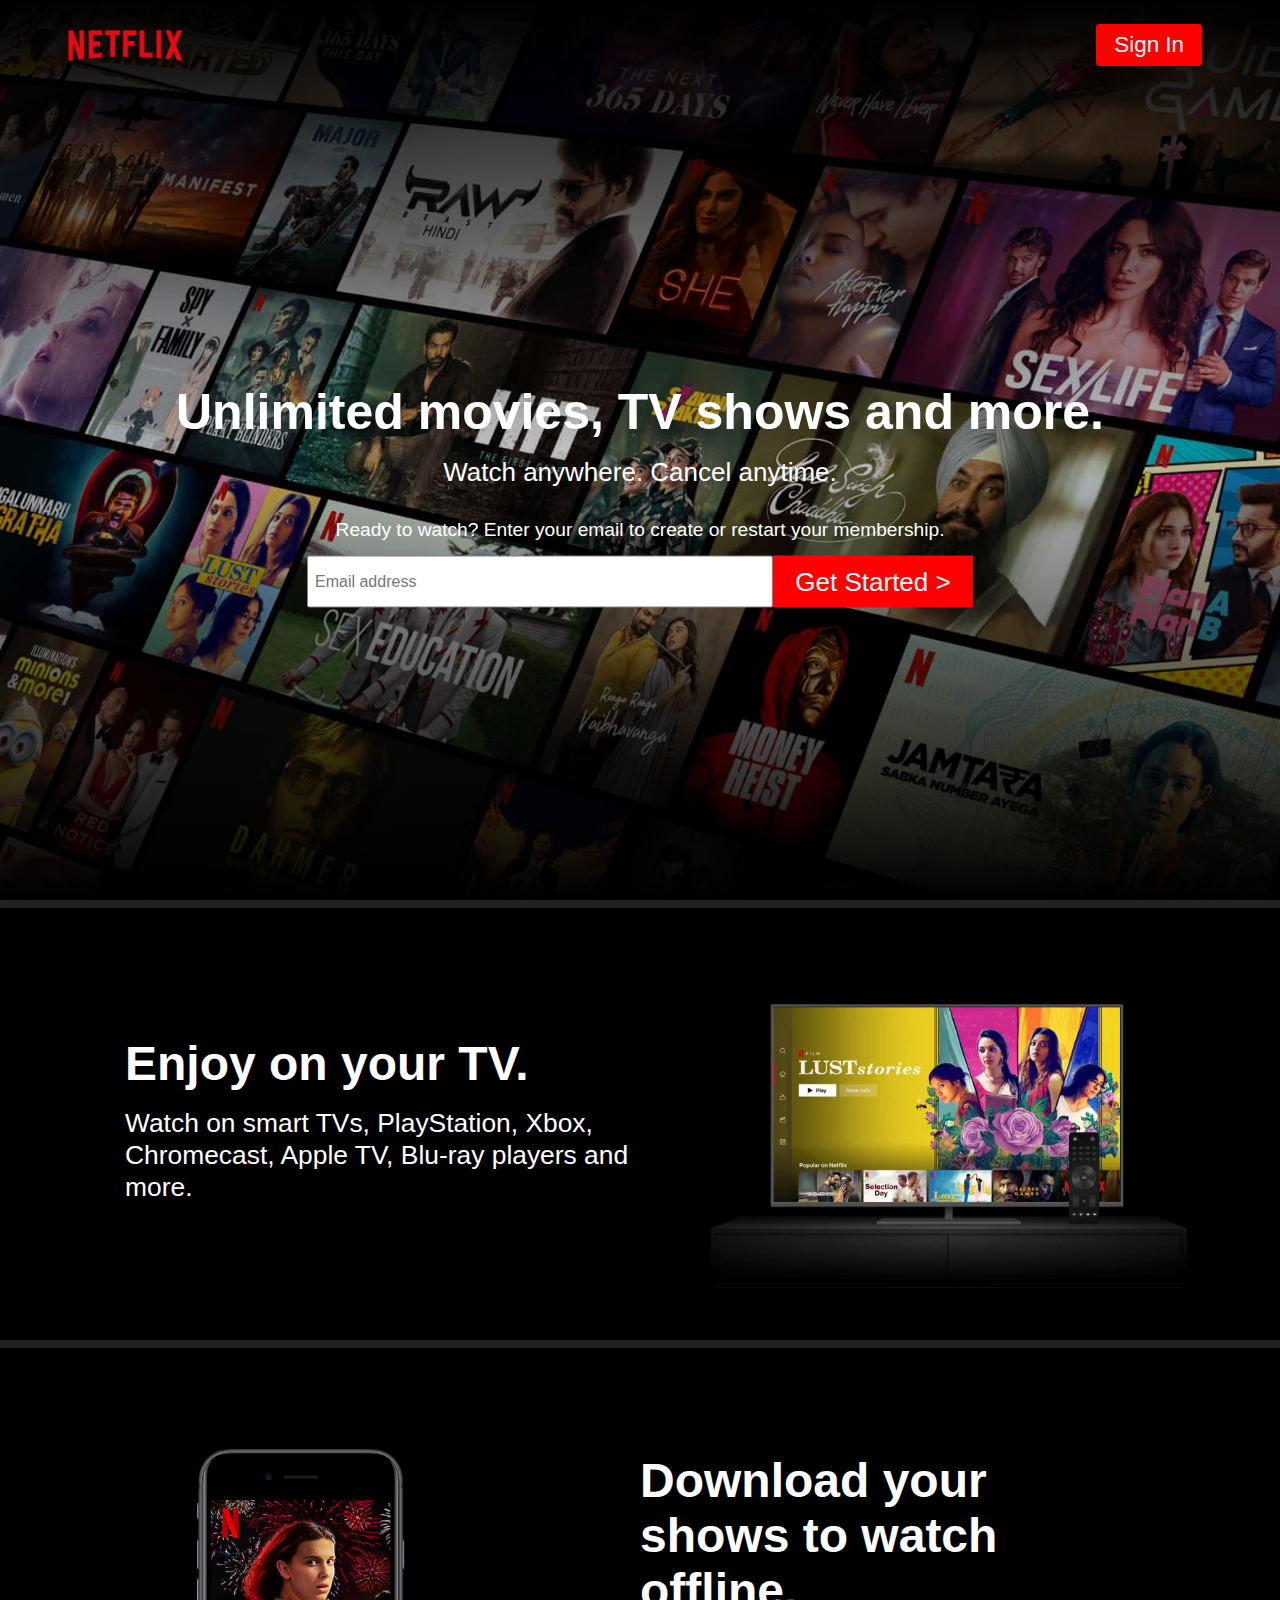
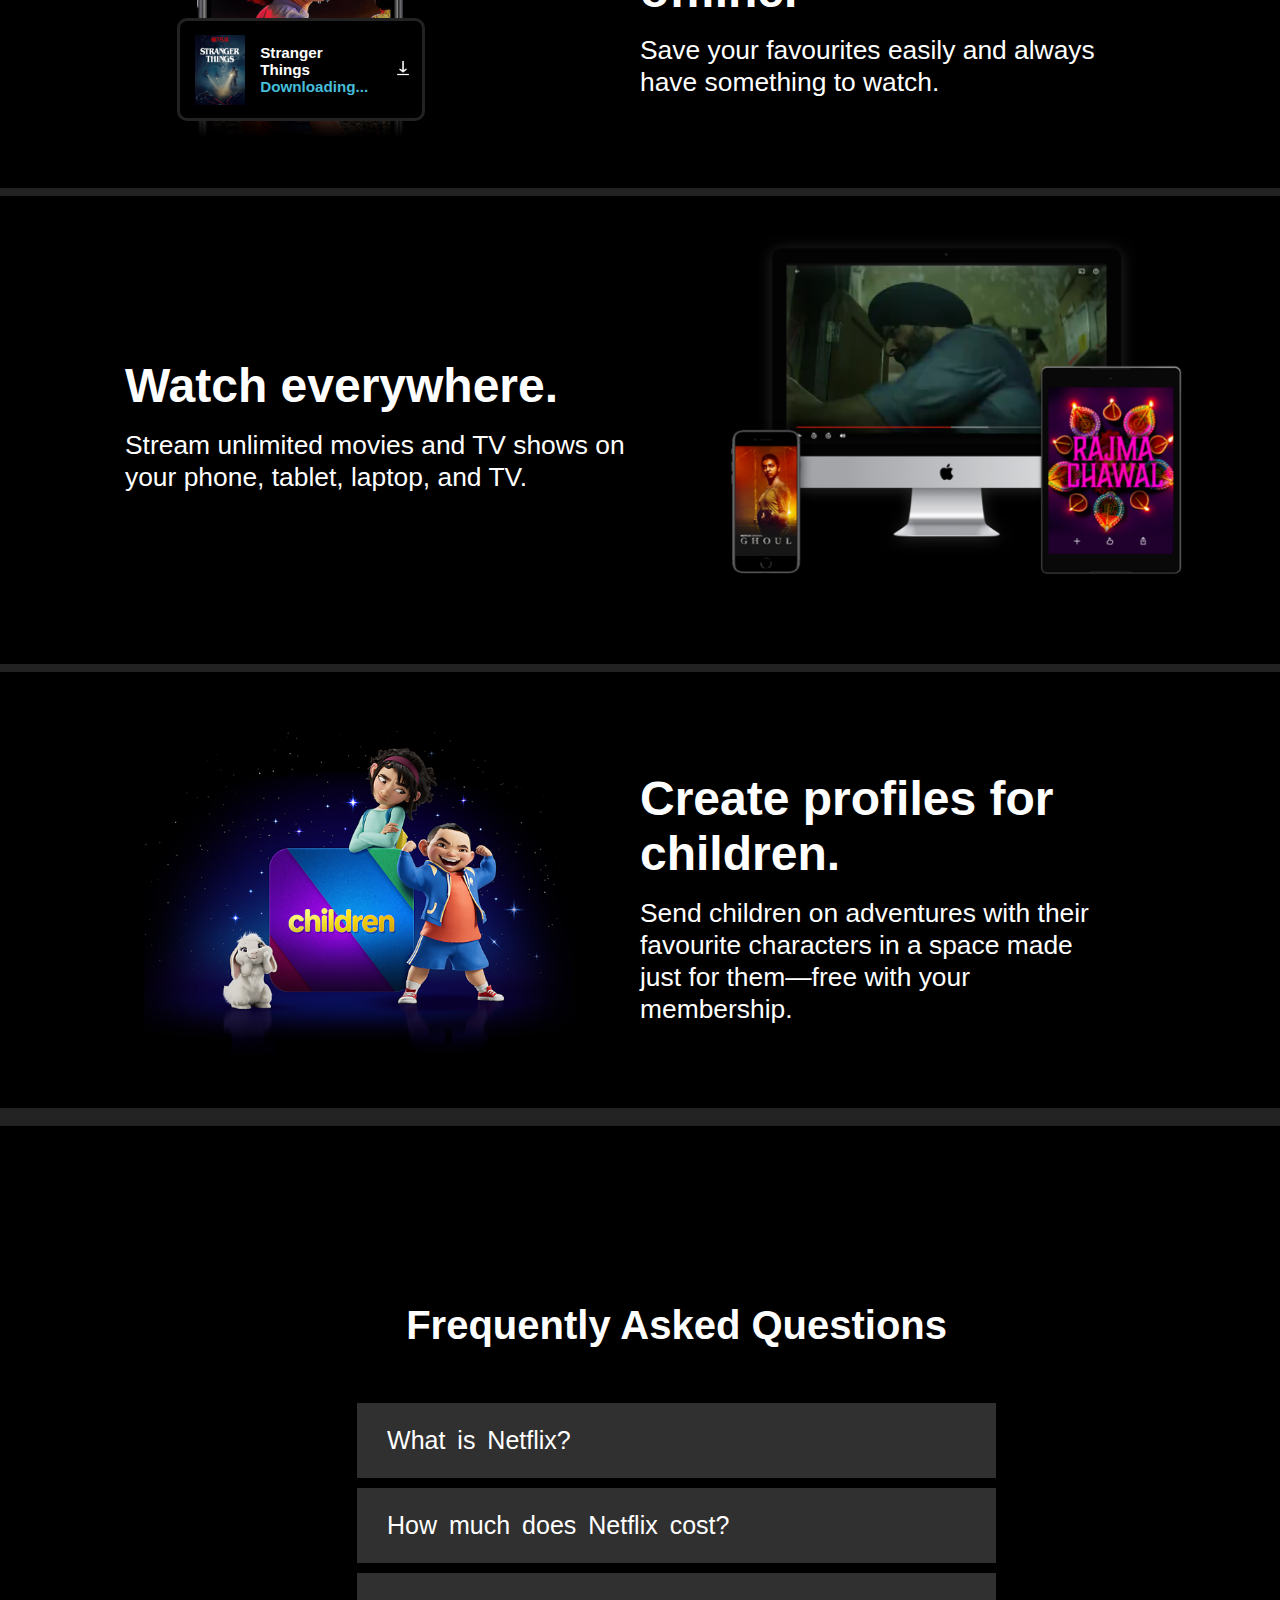
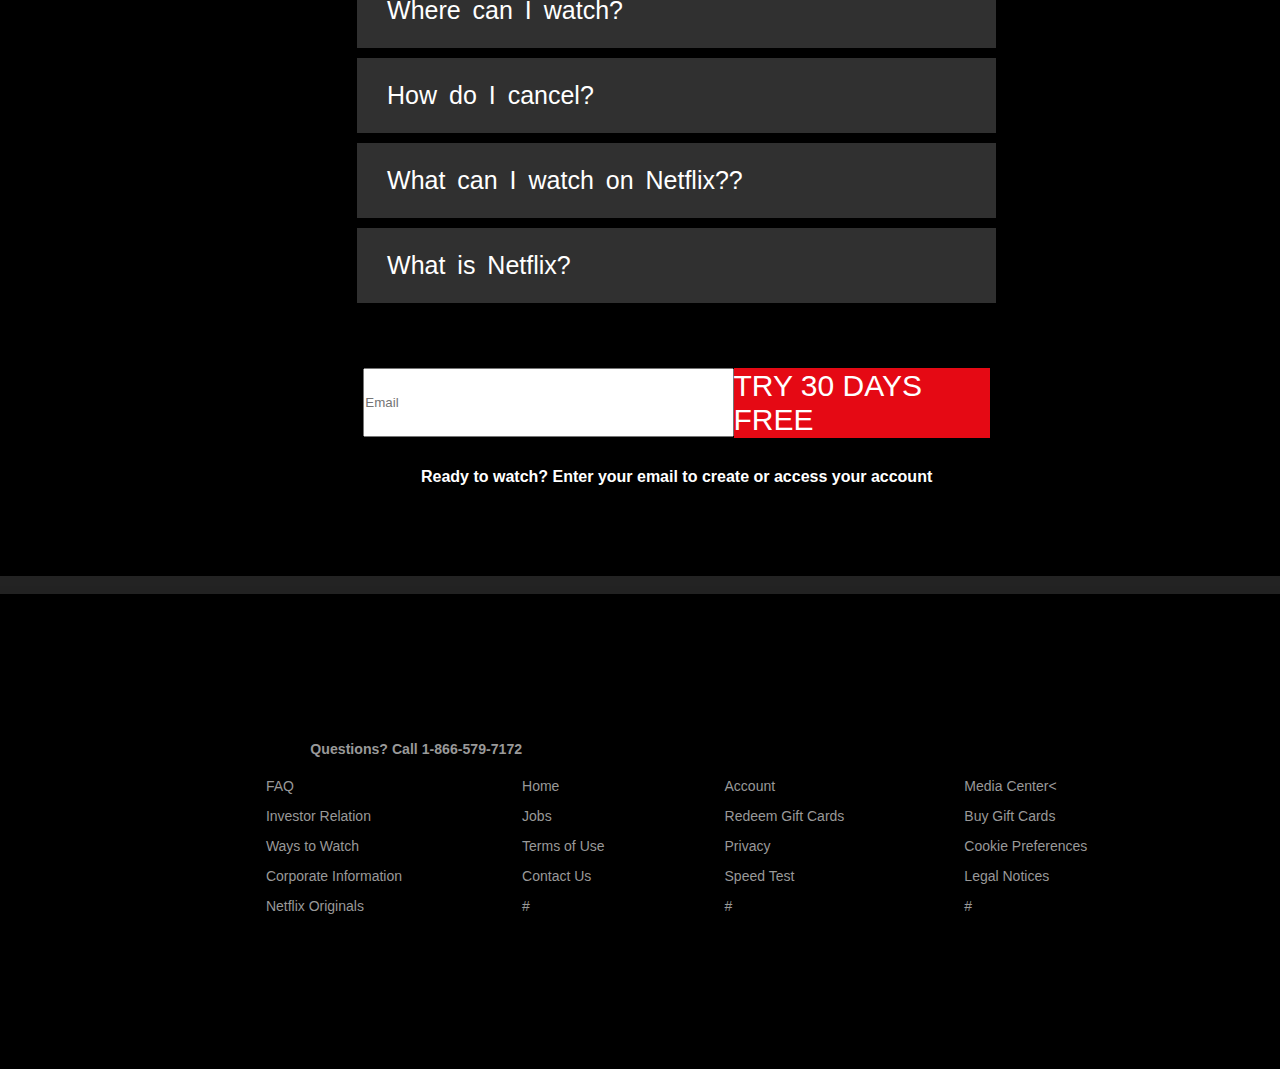
<file: index.html>
<!-- index.html -->
<!DOCTYPE html>
<html lang="en">
  <head>
    <meta charset="UTF-8" />
    <meta http-equiv="X-UA-Compatible" content="IE=edge" />
    <meta name="viewport" content="width=device-width, initial-scale=1.0" />
    <link rel="stylesheet" href="style.css" />
    <link rel="shortcut icon" href="assets/Netflixicon.ico" type="image/x-icon"/>
    <title>
      Daniyal Netflix India – Watch TV Shows Online, Watch Movies Online
    </title>
  </head>
  <body>
    <section class="container">
      <div class="head">
        <img
          src="./assets/logo.png"
          alt="Fail loading logo"
          width="200"
          height="90"
        />
        <a href="https://www.google.com">Sign In</a>
      </div>
    </section>
    <section class="banner">
      <img src="assets/banner.jpg" alt="banner" class="fit" />
      <div class="box">
        <div class="heading">
          <h2>Unlimited movies, TV shows and more.</h2>
          <h5>Watch anywhere. Cancel anytime.</h5>
          <p>
            Ready to watch? Enter your email to create or restart your
            membership.
          </p>
        </div>
        <div class="Email">
          <input type="text" placeholder="Email address" />
          <a href="moviezone.html">Get Started ></a>
        </div>
      </div>
    </section>
    <section class="style-cards">
      <div class="card-1">
        <div class="desc-1">
          <h1>Enjoy on your TV.</h1>
          <p>
            Watch on smart TVs, PlayStation, Xbox, Chromecast, Apple TV, Blu-ray
            players and more.
          </p>
        </div>
        <img src="assets/tv1.png" alt="tv1" />
        <video class="video-1" autoplay="" playinline="" muted="" loop="">
          <source src="assets/video1.m4v" type="video/mp4" />
        </video>
      </div>
      <div class="card-2">
        <img src="assets/card2.jpeg" alt="card2img" />
        <div class="desc-2">
          <h1>Download your shows to watch offline.</h1>
          <p>Save your favourites easily and always have something to watch.</p>
        </div>

        <div class="downloading">
          <img src="assets/STimg.png" alt="STimg" class="small" />
          <h1>
            Stranger Things
            <span style="color: rgb(70, 189, 217)">Downloading...</span>
          </h1>
          <span
            ><img src="assets/download-icon.gif" alt="gif" class="icon"
          /></span>
        </div>
      </div>
      <div class="card-3">
        <div class="desc-3">
          <h1>Watch everywhere.</h1>
          <p>
            Stream unlimited movies and TV shows on your phone, tablet, laptop,
            and TV.
          </p>
        </div>
        <img src="assets/tv2.png" alt="tv1" />
        <video class="video-2" autoplay="" playinline="" muted="" loop="">
          <source src="assets/video2.m4v" type="video/mp4" />
        </video>
      </div>
      <div class="card-4">
        <img src="assets/card4Img.png" alt="card4img" />
        <div class="desc-4">
          <h1>Create profiles for children.</h1>
          <p>
            Send children on adventures with their favourite characters in a
            space made just for them—free with your membership.
          </p>
        </div>
      </div>
    </section>
    <section>
        <div class="question">
            <h1>Frequently Asked Questions
              </h1>
              <div class="quest">
                <div class="textbox">What is Netflix?</div>
                <i class="las la-plus"></i>
              </div>
              <div class="quest">
                  <div class="textbox">How much does Netflix cost?</div>
                  <i class="las la-plus"></i>
                </div>             
                <div class="quest">
                    <div class="textbox">Where can I watch?</div>
                    <i class="las la-plus"></i>
                  </div>                 <div class="quest">
                    <div class="textbox">How do I cancel?</div>
                    <i class="las la-plus"></i>
                  </div>               
                  <div class="quest">
                      <div class="textbox">What can I watch on Netflix??</div>
                      <i class="las la-plus"></i>
                    </div>
                    <div class="quest">
                        <div class="textbox">What is Netflix?</div>
                        <i class="las la-plus"></i>                   
                      </div>    
                      <div class="search1">
                          <input type="text" class="box1" placeholder="Email">
                          <span class="try1">
                          
                    Try 30 days free <i class="fas fa-chevron-right"></i>
                    
                    
                          </span>
                          
                    </div>      
                    <h4>Ready to watch? Enter your email to create or access your account
                      </h4>
                    </div>
                    <div class="footer">


                        <div class="footercon">
                          <div class="flex1">
                                                    <h5>Questions? Call 1-866-579-7172
                            </h5>
                            <h5>
    </h5>
                          </div>
                          
               <ul class="list1">
                 
                        <li><a href="">FAQ</a></li>
                        <li><a href="">Investor Relation</a></li>
                        <li><a href="">Ways to Watch</a></li>

                        <li><a href="">Corporate Information</a></li>
                        <li><a href="">Netflix Originals</a></li>
                        </ul>
                        <ul class="list1">
                        <li><a href="">Home</a></li>
                            <li><a href="">Jobs</a></li>
                            <li><a href="">Terms of Use</a></li>
                            <li><a href="">Contact Us</a></li>
                            <li><a href="">#</a></li>
                            </ul>
                            <ul class="list1">
                                <li><a href="">Account</a></li>
                                <li><a href="">Redeem Gift Cards</a></li>
                                <li><a href="">Privacy</a></li>
                                <li><a href="">Speed Test</a></li>
                                <li><a href="">#</a></li>

                                </ul>
                                <ul class="list1">
                                    <li><a href="">Media Center<</a></li>
                                    <li><a href="">Buy Gift Cards</a></li>
                                    <li><a href="">Cookie Preferences</a></li>
                                    <li><a href="">Legal Notices</a></li>
                                    <li><a href="">#</a></li>

                                    </ul>
                                 
                    </div>

                  </div>
                  <div class="end">
    </section>

    
  </body>
</html>
</file>
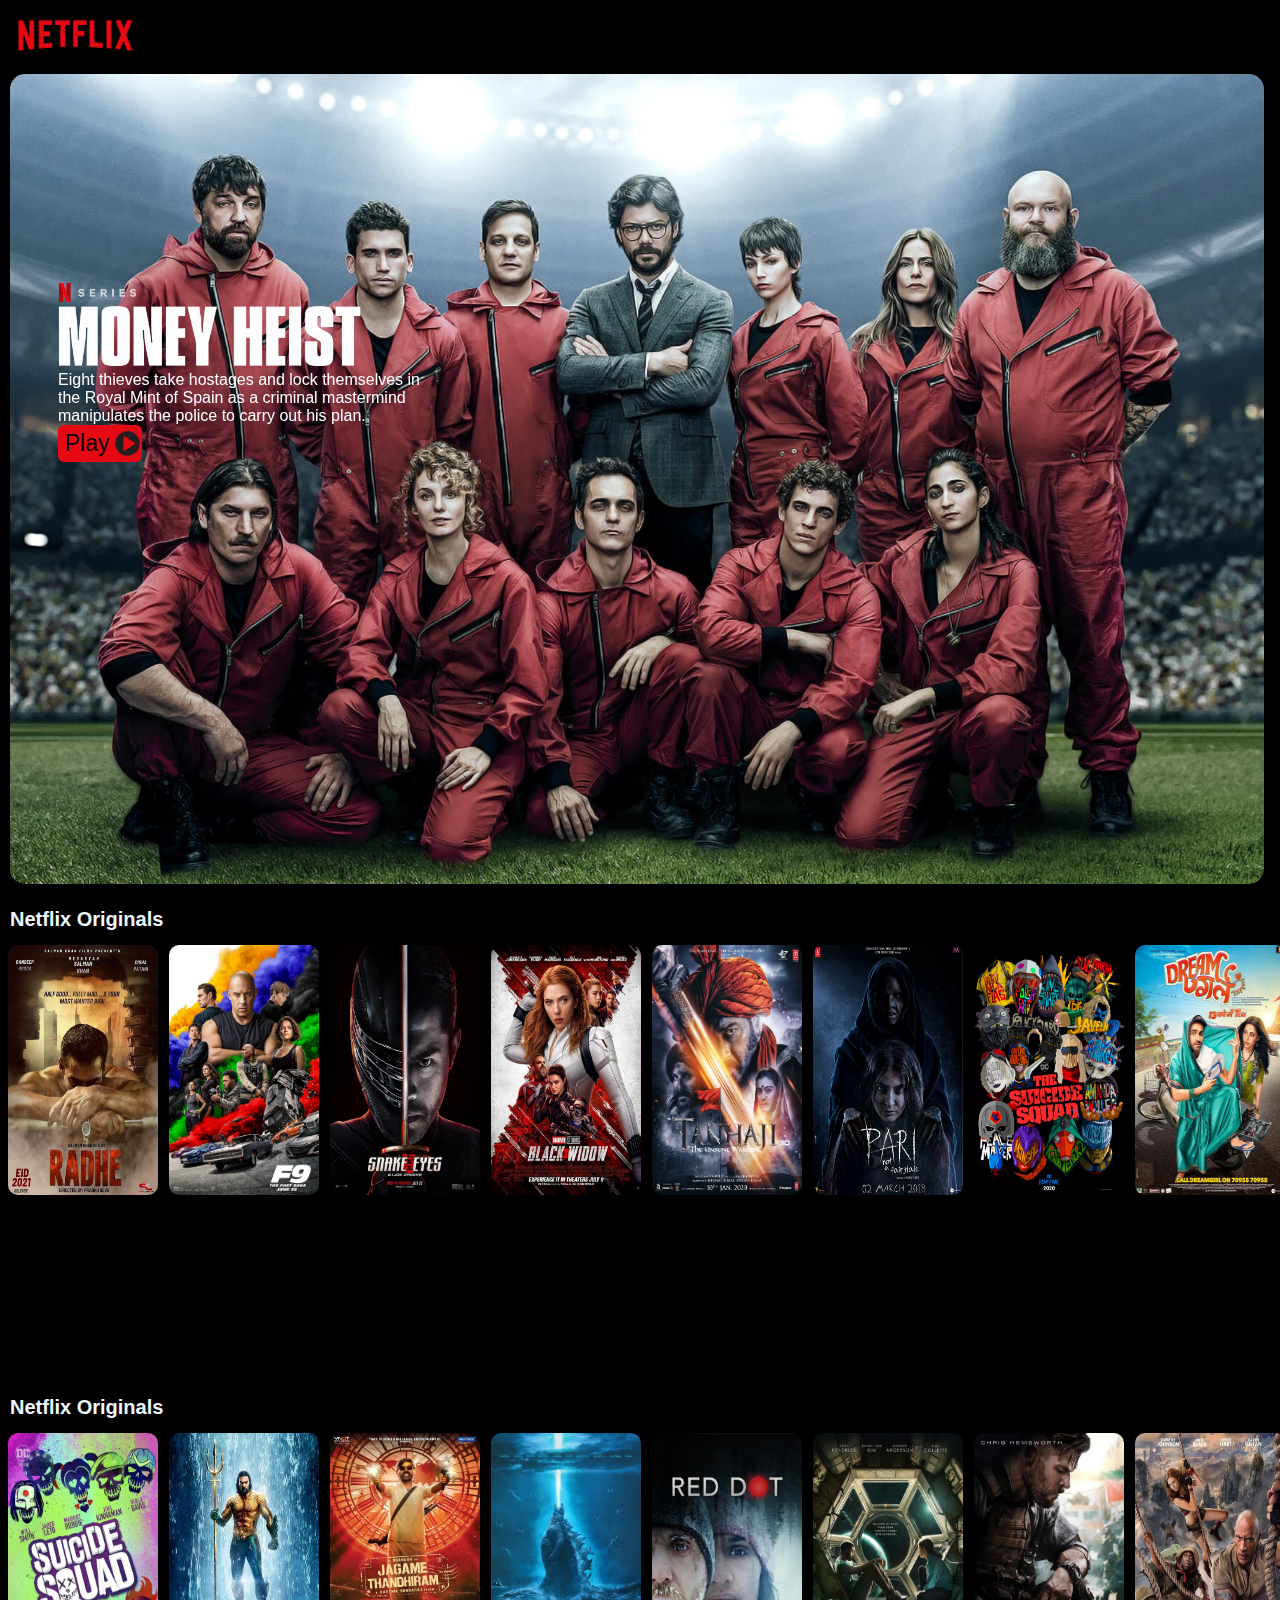
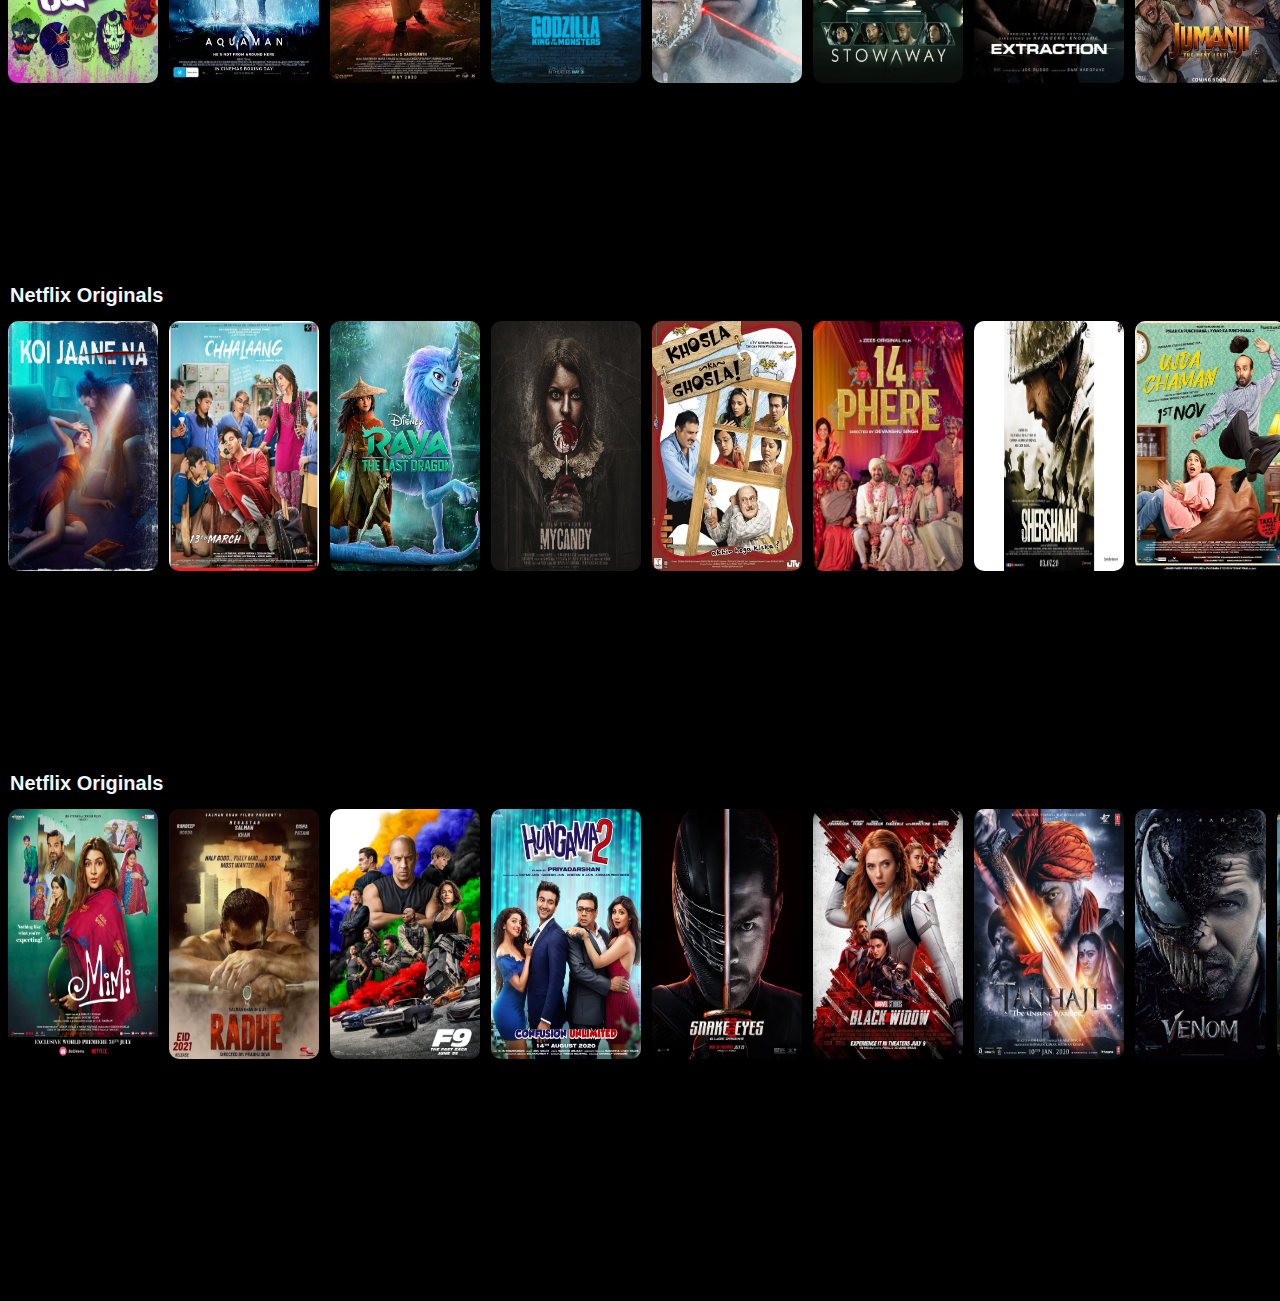
<file: moviezone.html>
<!-- moviezone.html -->
<!DOCTYPE html>
<html lang="en">
<head>
    <meta charset="UTF-8">
    <meta http-equiv="X-UA-Compatible" content="IE=edge">
    <meta name="viewport" content="width=device-width, initial-scale=1.0">
    <title>MovieZone</title>
    <link rel="stylesheet" href="moviezone.css">
    <link rel="shortcut icon" href="assets/Netflixicon.ico" type="image/x-icon"/>
 
</head>
<body>
    <section class="container">
        <div class="head">
            <a href="http://127.0.0.1:5500/">
        <img src="assets/logo.png" alt="Fail loading logo" width="200" height="90px"/>
            </a>
    </section>
    <div class="home-image">  
        <div class="home-image-text">
            <img src="assets/moneyheistlogo.png" alt="textImage" class="money" > 
            <p>Eight thieves take hostages and lock themselves in the Royal Mint of Spain as a criminal mastermind manipulates the police to carry out his plan.</p>
            <a href="assets/MoneyH.mp4" autoplay="" playinline="" muted="" loop="" fullscreen="" style="text-decoration: none;">
                <p class="play-button">Play
                <img src="assets/playbutton.png" alt="play-button"></p>
            </a>
        </div>                             
    </div>
    <div class="original">
        <h3 class = "no-title">Netflix Originals</h3>
        <div class="no">
            <img src="assets/poster1.jpg" alt="">
            <img src="assets/poster2.jpg" alt="">
            <img src="assets/poster3.jpg" alt="">
            <img src="assets/poster4.jpg" alt="">
            <img src="assets/poster5.jpg" alt="">
            <img src="assets/poster6.jpg" alt="">
            <img src="assets/poster7.jpg" alt="">
            <img src="assets/poster8.jpg" alt="">
            <img src="assets/poster9.jpg" alt="">
            <img src="assets/poster10.jpeg" alt="">
            <img src="assets/poster11.jpeg" alt="">
            <img src="assets/poster12.jpeg" alt="">

        </div>
     </div>

     <div class="original">
        <h3 class = "no-title">Netflix Originals</h3>
        <div class="no">
            <img src="assets/poster13.jpeg" alt="">
            <img src="assets/poster14.jpeg" alt="">
            <img src="assets/poster15.jpeg" alt="">
            <img src="assets/poster16.jpeg" alt="">
            <img src="assets/poster17.jpeg" alt="">
            <img src="assets/poster18.jpeg" alt="">
            <img src="assets/poster19.jpeg" alt="">
            <img src="assets/poster20.jpeg" alt="">
            <img src="assets/poster21.jpeg" alt="">
            <img src="assets/poster22.jpeg" alt="">
            <img src="assets/poster23.jpeg" alt="">
            <img src="assets/poster24.jpeg" alt="">
            <img src="assets/poster25.jpeg" alt="">

        </div>
     </div>

     <div class="original">
        <h3 class = "no-title">Netflix Originals</h3>
        <div class="no">
            <img src="assets/poster26.jpeg" alt="">
            <img src="assets/poster27.jpeg" alt="">
            <img src="assets/poster28.jpeg" alt="">
            <img src="assets/poster29.jpeg" alt="">
            <img src="assets/poster30.jpeg" alt="">
            <img src="assets/poster31.jpeg" alt="">
            <img src="assets/poster32.jpeg" alt="">
            <img src="assets/poster33.jpeg" alt="">
            <img src="assets/poster34.jpeg" alt="">
            <img src="assets/poster35.jpeg" alt="">
            <img src="assets/poster36.jpeg" alt="">
            <img src="assets/poster37.jpeg" alt="">
            <img src="assets/poster38.jpeg" alt="">

        </div>
     </div>


     <div class="original">
        <h3 class = "no-title">Netflix Originals</h3>
        <div class="no">
            <img src="assets/poster39.jpeg" alt="">
            <img src="assets/poster40.jpeg" alt="">
            <img src="assets/poster41.jpeg" alt="">
            <img src="assets/poster42.jpeg" alt="">
            <img src="assets/poster43.jpeg" alt="">
            <img src="assets/poster44.jpeg" alt="">
            <img src="assets/poster45.jpeg" alt="">
            <img src="assets/poster46.jpeg" alt="">
            <img src="assets/poster47.jpeg" alt="">
            <img src="assets/poster48.jpeg" alt="">
            <img src="assets/poster49.jpeg" alt="">
            <img src="assets/poster50.jpeg" alt="">
            <img src="assets/poster51.jpeg" alt="">

        </div>
     </div>

</body>
    
</body>
</html>
</file>
<file: style.css>
/* style.css */
* {
  margin: 0;
  padding: 0;
}

body {
  font-family: Arial, Helvetica, sans-serif;
}

.container .head {
  /* background-color: aqua; */
  position: absolute;
  top: 0px;
  left: 0px;
  width: 90%;
  padding: 0 50px;
  display: flex;
  justify-content: space-between;
  align-items: center;
  z-index: 1000;
}

.container .head img {
  width: 13%;
  /* background-color: red; */
}

.container .head a {
  background-color: red;
  text-decoration: none;
  color: white;
  font-size: 1.4em;
  padding: 8px 18px;
  border-radius: 4px;
}

.banner {
  /* background-color: aqua; */

  width: 100%;
  height: 100vh;
  position: relative;
  display: flex;
  justify-content: center;
  align-items: center;
}

.banner .fit {
  width: 100%;
  height: 100vh;
  position: absolute;
  display: flex;
  justify-content: center;
  align-items: center;
  object-fit: cover;
}
.banner .box {
  /* background-color: aqua; */
  position: absolute;
  top: 55%;
  left: 50%;
  transform: translate(-50%, -50%);
  z-index: 1000;
}
.banner .box .heading {
  display: flex;
  flex-direction: column;
  justify-content: center;
  align-items: center;
  text-align: center;
}
.banner .box .heading h2 {
  font-size: 3.125em;
  color: #fff;
  /* letter-spacing: 2px; */
  width: 80%;
}
.banner .box .heading h5 {
  font-size: 1.625em;
  font-weight: 400;
  color: #fff;
  padding: 1rem 0;
}
.banner .box .heading p {
  font-size: 1.2em;
  font-weight: 500;
  color: #fff;
  padding: 15px 0;
}

.banner .box .Email {
  /* background-color: aqua; */
  display: flex;
  flex-direction: row;
  justify-content: center;
  align-items: center;
}

.banner .box .Email input {
  padding: 0px 7px;
  font-size: 16px;
  min-width: 450px;
  height: 50px;
  outline: none;
  border: 1px solid grey;
  border-radius: 2px;
  color: black;
  align-items: center;
}

.banner .box .Email a {
  text-decoration: none;
  font-weight: 400;
  font-size: 1.625rem;
  background-color: red;
  padding: 0px 10px;
  line-height: 52px;
  text-align: center;
  min-width: 180px;
  color: #fff;
}

.banner:before {
  content: "";
  position: absolute;
  top: 0;
  left: 0;
  width: 100%;
  height: 450px;
  z-index: 10;
  background: linear-gradient(to bottom, black, transparent);
}

.banner:after {
  content: "";
  position: absolute;
  bottom: 0;
  left: 0;
  width: 100%;
  height: 450px;
  z-index: 10;
  background: linear-gradient(to top, black, transparent);
}

.card-1,
.card-2,
.card-3,
.card-4,
.question,
.footer {
  background-color: black;
  border-top: 8px solid rgb(34, 34, 34);
  padding: 50px;
  color: #fff;
}

.card-1,
.card-3 {
  position: relative;
  display: inline-grid;
  grid-template-columns: 50% 40%;
  text-align: left;
  align-items: center;
  padding: 25px 45px 50px;
}

.style-cards h1 {
  /* background-color:blue ; */
  font-size: 3rem;
  padding: 1rem;
  padding-left: 0;
}

.style-cards p {
  /* background-color: green; */
  font-size: 1.65rem;
  line-height: 2rem;
}

.desc-1 {
  /* background-color:aqua; */
  padding-left: 80px;
}

.card-1 img {
  grid-row: 1/2;
  grid-column: 2/2;
  z-index: 1;
  width: 100%;
  height: 100%;
  margin-left: 15%;
}

.card-1 video {
  position: relative;
  width: 73%;
  height: 62%;
  grid-row: 1/2;
  grid-column: 2/2;
  z-index: 0;
  margin-left: 28%;
  margin-bottom: 13.8px;
}

.desc-3 {
  /* background-color:aqua; */
  padding-left: 80px;
}
.card-3 img {
  grid-row: 1/2;
  grid-column: 2/2;
  width: 110%;
  height: 100%;
  z-index: 1;
  margin-left: 10%;
}

.card-3 video {
  position: relative;
  width: 70.5%;
  height: 50%;
  grid-row: 1/2;
  grid-column: 2/2;
  z-index: 0;
  margin-bottom: 28.5%;
  margin-left: 29%;
}


.desc-2 {
  /* background-color:aqua; */
  padding-left: 20%;
}

.card-2 img {
  grid-row: 1/2;
  grid-column: 1/2;
  width: 96%;
  padding-left: 5%;
}

.card-4,.card-2 {
  position: relative;
  display: grid;
  grid-template-columns: 40% 50%;
  align-items: center;
  text-align: left;
  padding: 50px 10 px 50px 20px;
}

.desc-4 {
  /* background-color:aqua; */
  padding-left: 20%;
}

.card-4 img {
  grid-row: 1/2;
  grid-column: 1/2;
  width: 95%;
  padding-left: 20%;
}

/* .card-2 .downloading {
    background-color: aqua;
    
    
  } */

.card-2 .downloading .small {
  width: 52px;
  height: 70px;
  max-width: 100%;
  margin: 0px;
}

.card-2 .downloading h1 {
  font-size: 0.95rem;
  padding: 15px;
  width: 50%;
}

.card-2 .downloading .icon {
  width: 50px;
  max-width: 100%;
  align-items: left;
}

.card-2 .downloading {
  position: relative;
  background-color: black;
  align-items: center;
  grid-column: 1/2;
  grid-row: 1/2;
  top: 30%;
  left: 27%;
  /* transform: translate(55%, -135%); */
  width: 50%;
  display: flex;
  justify-content: space-between;
  border: 3px solid rgb(34, 34, 34);;
  border-radius: 10px;
  padding: 8px 3px;
  /* width: 100%;
  height: 50vh; */
}


::-webkit-scrollbar{
  width: 0px;
  background: transparent;
}
@import url("https://fonts.googleapis.com/css?family=IBM+Plex+Sans&display=swap");
@import url("https://fonts.googleapis.com/css?family=Martel+Sans&display=swap");
@import url("https://fonts.googleapis.com/css?family=Roboto&display=swap");

body {
  margin: 0;
  padding: 0;
  flex-wrap: wrap;
  display: flex;
  font-family: "Roboto", sans-serif;

  background-color: rgba(8, 8, 8, 0.89);
}

.navbar {
  display: flex;
  flex-direction: row;
  position: relative;
  align-items: center;
  width: 100%;
  height: 50px;
  min-height: 100px;
  align-items: center;
  justify-content: space-between;
  background-color: transparent;
  align-self: center;
}

.navbar li {
  margin: 0 50px;
  list-style-type: none;
  display: flex;
  flex-direction: row;
}
.navbar li:nth-child(2) {
  margin-top: -10px;
  margin-right: 70px;
}
.logo img {
  width: 180px;
  display: flex;
  flex-direction: column;
  align-items: center;
  justify-content: center;
  align-self: center;
}

.logo {
  display: flex;
  flex-direction: column;
  align-items: center;
  justify-content: center;
  align-self: center;
}

.buttons {
  background-color: #e50914;
  padding: 7px 17px;
  color: white;
  display: flex;
  flex-direction: row;
  border-radius: 3px;
}

.main {
  width: 100%;
  margin-top: -100px;
  background-size: cover;
  align-items: center;
  overflow-x: hidden;
  justify-content: center;
  display: flex;
  background-position: center;
  min-height: 710px;
  background-image: linear-gradient(rgba(0, 0, 0, 0.8), rgba(0, 0, 0, 0.8)),
    url(https://assets.nflxext.com/ffe/siteui/vlv3/a1dc92ca-091d-4ca9-a05b-8cd44bbfce6a/f9368347-e982-4856-a5a4-396796381f28/RS-en-20191230-popsignuptwoweeks-perspective_alpha_website_large.jpg);
}

.area {
  color: white;
  display: inline-flex;
  flex-direction: column;
  align-items: center;
  justify-content: center;
  text-align: center;
  margin-top: 70px;
}

.area h1 {
  font-size: 60px;
  word-spacing: 15px;
  line-height: 75px;
}

.area h3 {
  margin-top: -30px;
  font-size: 27px;
  font-weight: normal;
}

.search {
  width: 150%;
  background-color: none;
  min-height: 80px;
  display: flex;
  flex-direction: row;
  align-items: center;
  justify-content: center;
  text-align: left;
  margin-top: 10px;
}

.box {
  width: 100%;
  min-height: 65px;
}

.try {
  display: inline-flex;
  flex-direction: row;
  align-items: center;
  justify-content: center;
  background-color: #e50914;
  min-height: 70px;
  width: 70%;
  font-size: 30px;
  text-transform: uppercase;
}

.area h4 {
  margin-top: 10px;
  font-weight: normal;
}
.container1 {
  width: 100%;
  min-height: 460px;
  background-color: black;
  margin-top: 10px;
  display: flex;
  flex-direction: row;
  align-items: center;
  justify-content: space-evenly;
  text-align: left;
}

.container1 img {
  display: flex;
  justify-content: center;
  flex-direction: row;
  object-fit: contain;
  object-position: center;
  align-self: center;

  max-width: 100%;
  height: 350px;
}

.container1 .image {
  display: flex;
  justify-content: center;
  flex-direction: row;
  align-items: center;
  align-self: center;
  object-fit: contain;
}

.text {
  color: white;
  display: flex;
  flex-direction: column;
  align-items: flex-start;
  justify-content: flex-start;
  align-self: center;
  align-content: center;
}
.text p {
  font-size: 1.5rem;
  margin-top: 5px;
}

.text h1 {
  font-size: 3.125rem;
}

.question {
  width: 100%;
  min-height: 950px;
  background-color: #000;
  margin-top: 10px;
  display: flex;
  flex-direction: column;
  align-items: center;
  justify-content: flex-end;
  text-align: center;
}

.question h1 {
  text-align: center;
  color: white;
  margin-bottom: 50px;
  text-align: center;
  font-size: 40px;
  display: flex;
  flex-direction: column;
  align-items: center;
  justify-content: center;
}

.quest {
  width: 51%;
  min-height: 75px;
  background-color: #303030;
  color: white;
  align-items: center;
  justify-content: space-between;
  display: flex;
  text-align: left;
  flex-direction: row;
  margin: 5px 0;
}

.quest .textbox {
  display: flex;
  text-align: left;

  flex-direction: row;
  align-items: center;
  justify-content: center;
  justify-items: center;
  align-self: center;
  font-size: 25px;
  margin: 0 30px;
  word-spacing: 5px;
  text-align: left;
}

.quest i {
  margin: 0 30px;
  font-size: 40px;
  color: rgb(255, 255, 255);
}

.quest:focus {
  background-color: red;
}

.search1 {
  width: 50%;
  background-color: none;
  min-height: 80px;
  display: flex;
  flex-direction: row;
  align-items: center;
  justify-content: center;
  text-align: left;
  margin-top: 10px;
}

.box1 {
  width: 100%;
  min-height: 65px;
}

.try1 {
  display: flex;
  flex-direction: row;
  align-items: center;
  justify-content: center;
  background-color: #e50914;
  min-height: 70px;
  width: 70%;
  color: white;
  font-size: 30px;
  margin: 50px 0;
  text-transform: uppercase;
  text-decoration: none;
}

.question h4 {
  color: white;
  margin-top: -20px;
  padding-bottom: 40px;
}

.footer {
  display: flex;
  flex-direction: column;
  width: 100%;
  min-height: 375px;
  background-color: black;
  margin-top: 10px;
  flex-wrap: wrap;
  align-items:center;
  justify-content:space-around;

}

.footercon {
  display: flex;
  flex-direction: row;
  width: 100%;
  justify-content: center;
  align-items: center;
  flex-wrap: wrap;
  min-height: 50px;
  background-color: transparent;
}

.footer .flex1 {
  color:#999;;
  justify-content:space-around;
  align-items:flex-start;
  display: flex;
  flex-direction:row;
  flex-wrap:wrap;
  width:100%;
  font-size: 17px;
  min-height: 30px;

}

.footer .flex1 h5 {
  align-self:flex-start;
}

.list1 {
  color: white;
  display: flex;
  flex-direction: column;
  flex-wrap: wrap;
  align-items: flex-start;
  justify-items: flex-start;
  align-self: center;
  justify-content: center;
  min-height:50px;
  font-size: 13px;
  padding: 0px 70px;
  text-align: left;
}

.list1 li {
  font-size: 13px;
  margin: 7px -10px;
  list-style-type: none;
  text-align: left;
  display: flex;
  flex-direction: column;
  flex-wrap: wrap;
  align-items: flex-start;
  justify-items: center;
  align-self: flex-start;
  justify-content: center;
}

.list1 li a {
  color: #999;
  text-decoration: none;
  font-size: 14px;
}

li a {
  font-size: 13px;
  text-align: center;
  color: #999;
}


.footertxt {
  color:white;
  display:flex;
  flex-direction:row;
  align-items:flex-end;
  justify-content: flex-end;
}

.end {
  width:100%;
  min-height:50px;
background-color: black;
justify-content:space-around;
align-items:flex-start;
display: flex;
flex-direction:row;
flex-wrap:wrap;
color:#999;
margin-top:-60px;
}

.end h2 {
  display:flex;
  flex-direction: row;
font-size:16px;
}

@media (min-width: 250px) and (max-width: 980px) {
  body {
    display: flex;
    flex-direction: column;
    flex-wrap: wrap;
  }
  .container1 {
    display: flex;
    flex-direction: column;
    justify-content: space-evenly;
    align-items: center;
    align-self: center;
  }

  .area h1 {
    font-size: 40px;
    line-height:60px;
  }

  .area h3 {
    margin-top: 10px;
  }

  .container1 img {
    width: 60%;
  }
  .navbar {
    display: flex;
    flex-direction: column;
    background-color: black;
    align-items: center;
    justify-content: center;
    padding: 0;
    min-height: 250px;
    margin-bottom: 30px;

  }



  .search {
    display: flex;
    flex-direction: column;
    margin: 30px;
    width: 50%;
    margin: 0 10px;
  }

  .box {
    width: 100%;
    margin-bottom: 20px;
    margin:30px;
  }

  .try {
    width: 200px;
    margin: 0 10px;
    font-size:17px;
    min-height:50px;
  }

  .search1 {
    display: flex;
    flex-direction: column;
    margin: 30px;
    width: 50%;
    margin: 0 10px;
    margin-bottom: 40px;
  }

h4 {
  color:white;
}

  .box1 {
    width: 100%;
    margin-bottom: 20px;
    margin:30px;
  }

  .try1 {
    width: 200px;
    margin: 0 10px;
    font-size:17px;
    min-height:50px;
  }
  .text {
    display: flex;
    flex-direction: column;
    justify-content: center;
    align-items: center;
    align-self: center;
    text-align: center;
    margin-left: 10px;
    margin-right: 10px;
  }

  .text h1 {
    font-size: 2rem;
    margin-left: 10px;
    margin-right: 10px;
  }

  .text p {
    font-size: 1.2rem;
    margin-left: 10px;
    margin-right: 10px;
  }

  .quest .textbox {
    font-size: 20px;
    margin-left: 10px;
    margin-right: 10px;
  }

  .quest {
    width: 100%;
    min-height: 75px;
    margin-left: 10px;
    margin-right: 10px;
  }
/* .disabled-link a {
    background-color: red;
    text-decoration: none;
    color: white;
    font-size: 1.4em;
    padding: 8px 18px;
    border-radius: 4px;
  }
   */
}
</file>
<file: moviezone.css>
/* moviezone.css */
*{
    margin: 0;
  }
  
  body{
    background-color: black;
    font-family: Arial, Helvetica, sans-serif;
  }
    .container .head img {
      width: 11.7%;
      margin:-10px 0px;
     /* background-color: red; */
    }
   
    .home-image{
      /* background-color: blue; */
      background-image: url("assets/moneyheist.jpg");
      width: 98%;
      height: 90vh;
      background-position: center;
      background-size: cover;
      margin: 0px 10px 35px 10px;  
      border-radius: 15px;
      position: relative;
      filter: brightness();
  
    }
  
    .home-image-text{
      /* background-color: aqua; */
      color: white;
      position: relative;
      width: 30%;
      top: 13em;
      left: 3em;
      z-index: 10;
    }
  
    .home-image-text .money{
      /* background-color: black; */
      width: 100%;
      height: auto ;
      z-index: 10;
  
    }
  
    .play-button{
      text-decoration: none;
      position: absolute;
      background-color: rgb(229,9,20);
      color: black;
      width: 70px;
      font-size: 23px;
      padding: 5px 7px;
      border-radius: 6px;
      
    }
  
    .play-button img{
      width: 27px;
      position: absolute;
      padding-left: 4px;
    
    }
  
    .play-button:hover{
      background-color:white;
      color: black;
      padding: 6px 7px;
      transform: scale(1.1);
      transition: 0.4s ease-in-out;
      transition: 0.1s;  
      
  
    }
  
    .original{
      color: aliceblue;
      padding-left: 0px;
  }
  
  .original h3{
      margin-top: 10px;
  }
  
  .original .no-title{
      font-size: 20px;
      padding-left: 10px;
      color: aliceblue;
      line-height: 1px;
      font-weight: 5px;
      margin: 20px 0px;
  }
  
  .original .no{
      display: flex;
      height: 55vh;
      padding-top: 2px;
      margin-left: 0px;
      margin-bottom: -50px;
      overflow:scroll;
      overflow-x: visible ;
  }
  
  .original .no img{
      width: 150px;
      height: 250px;
      margin: 3px;
      margin-left: 8px;
      border-radius: 10px;
  }
  
  .original .no img:hover{
      transform: scale(1.1);
      transition: 0.4s ease-in-out;
      transition: 0.1s;
      filter: brightness(70%);
  
  }
  
  /* html{
      overflow:scroll;
     overflow-x: hidden ;
  } */
  
    ::-webkit-scrollbar{
        width: 5px;
        background: transparent;
    }
</file>
